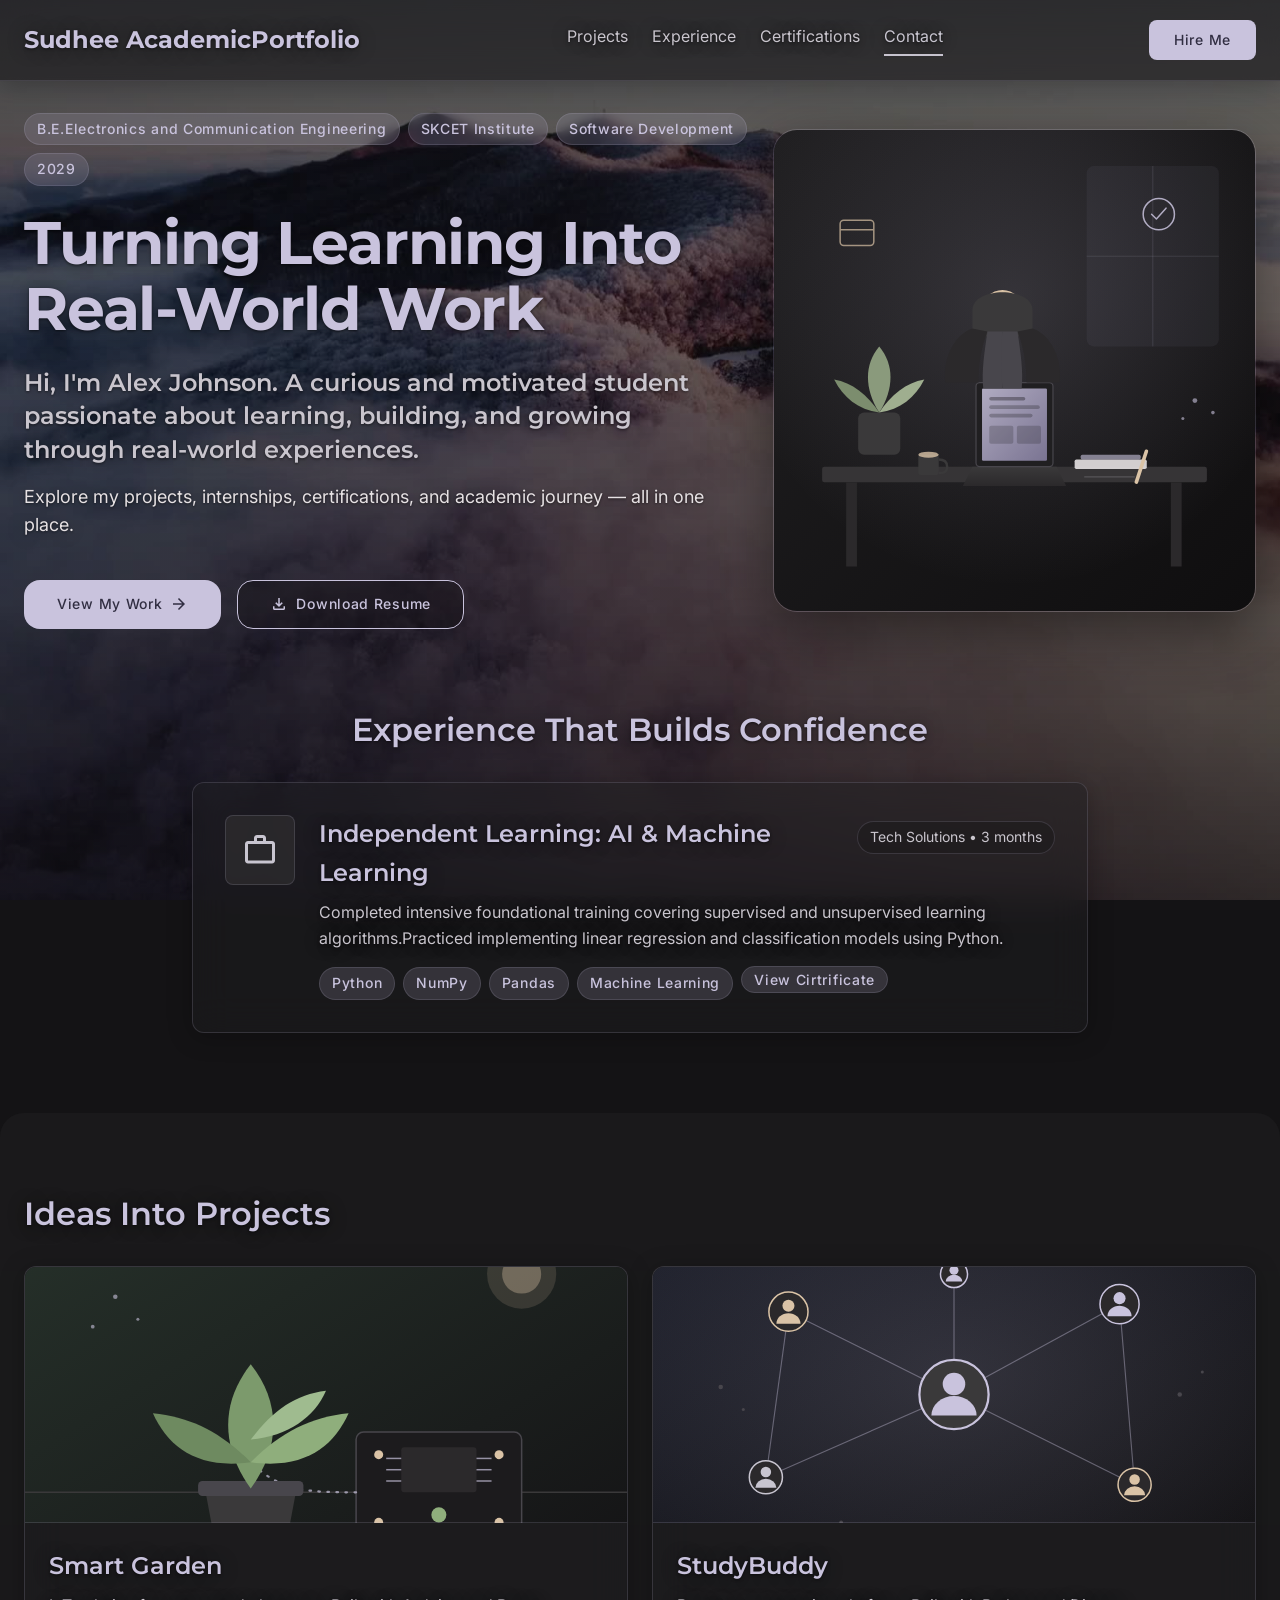
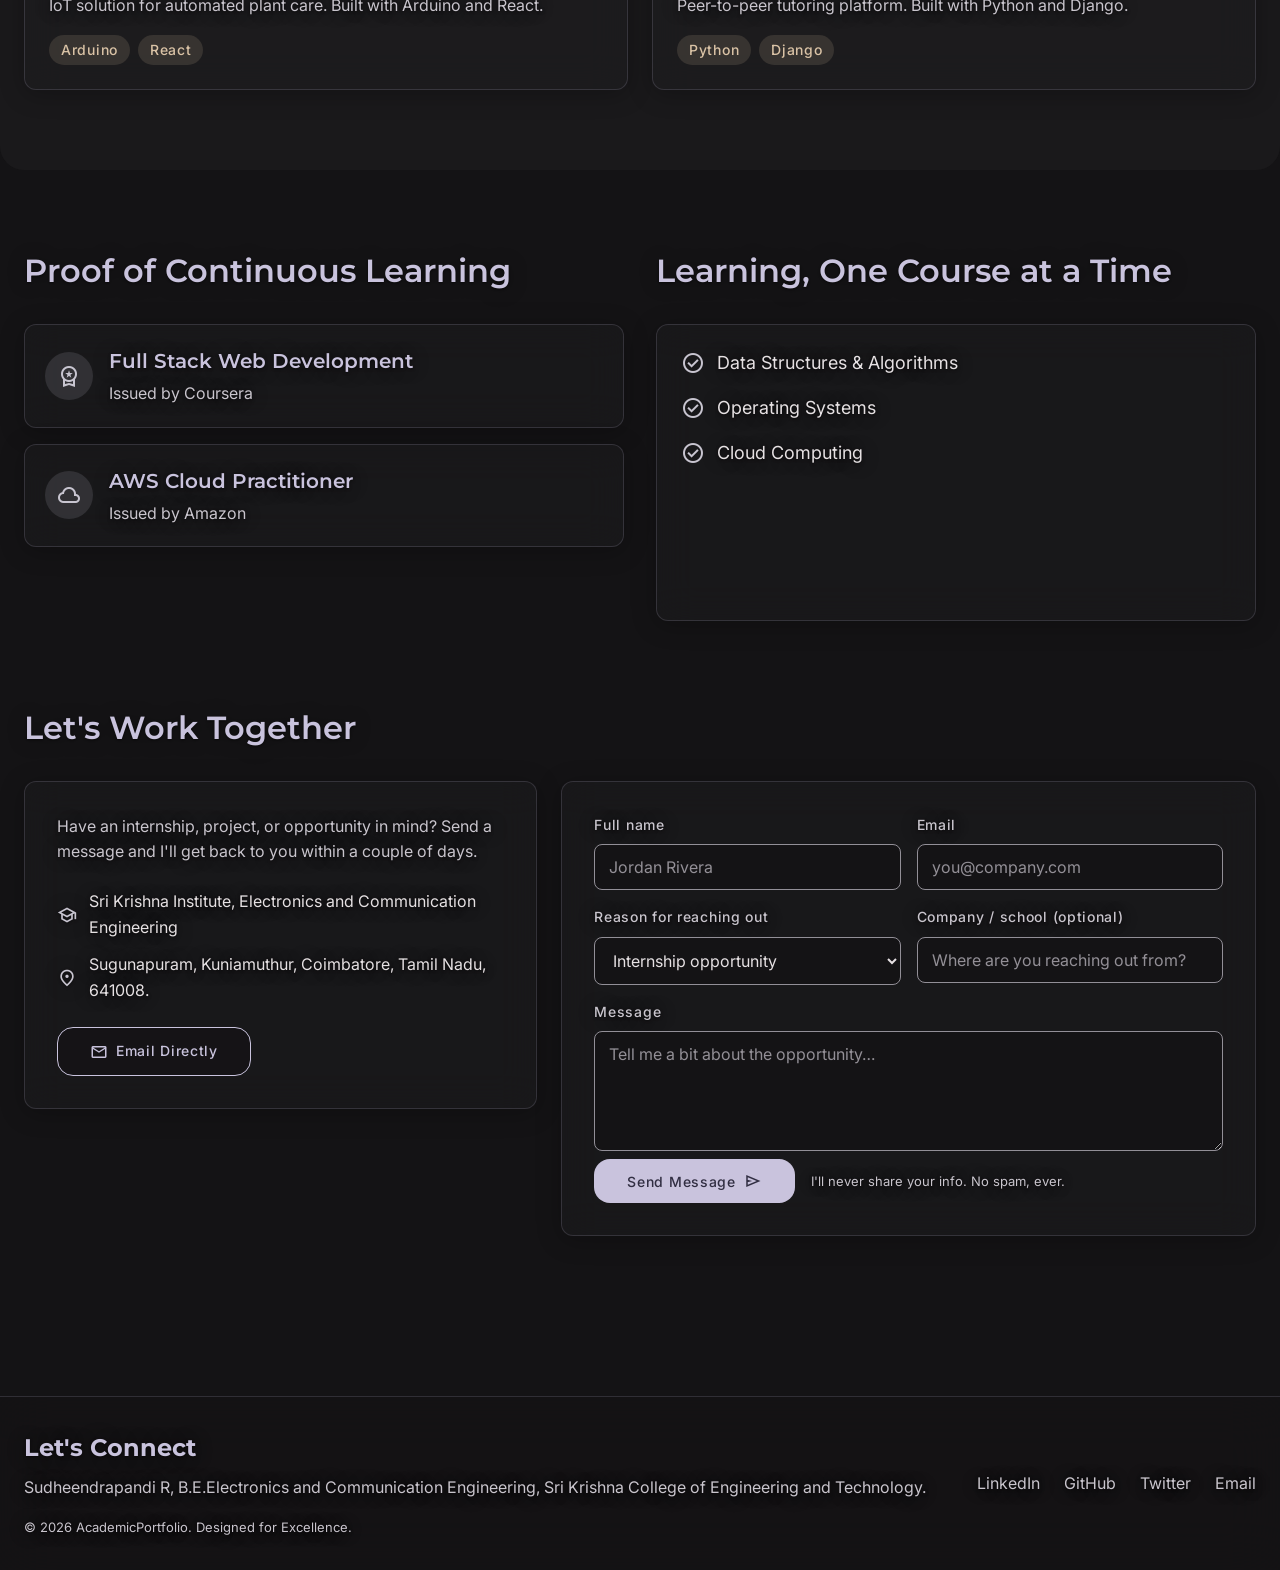
<file: index.html>
<!DOCTYPE html>
<html lang="en">
<head>
<meta charset="utf-8" />
<meta name="viewport" content="width=device-width, initial-scale=1.0" />
<title>Sudheendrapandi—Academic Portfolio</title>
<meta name="description" content="Sudheendrapandi R — B.E.Electronics and Communication Engineering. Projects, internship experience, certifications, and a way to get in touch." />

<link rel="preconnect" href="https://fonts.googleapis.com" />
<link rel="preconnect" href="https://fonts.gstatic.com" crossorigin />
<link href="https://fonts.googleapis.com/css2?family=Inter:wght@400;500&family=Montserrat:wght@600;700&display=swap" rel="stylesheet" />
<link href="https://fonts.googleapis.com/css2?family=Material+Symbols+Outlined:wght,FILL@100..700,0..1&display=swap" rel="stylesheet" />

<link rel="stylesheet" href="style.css" />
</head>
<body>

<!-- ===================== Scroll-driven video background ===================== -->
<canvas id="scroll-cinema-canvas" aria-hidden="true"></canvas>
<div class="cinema-scrim" aria-hidden="true"></div>

<div id="cinema-preloader" role="status" aria-live="polite">
  <div class="preloader-mark">Sudhee AcademicPortfolio</div>
  <div class="preloader-track"><div class="preloader-fill" id="preloader-fill"></div></div>
  <div class="preloader-label" id="preloader-label">Loading scene… 0%</div>
</div>

<!-- ===================== Header / Nav ===================== -->
<header class="site-header">
  <nav class="nav">
    <a class="nav-brand" href="#">Sudhee AcademicPortfolio</a>

    <div class="nav-links">
      <a class="nav-link" data-nav-link href="#projects">Projects</a>
      <a class="nav-link" data-nav-link href="#experience">Experience</a>
      <a class="nav-link" data-nav-link href="#certifications">Certifications</a>
      <a class="nav-link" data-nav-link href="#contact">Contact</a>
    </div>

    <div class="nav-cta">
      <a class="btn btn-primary" href="#contact">Hire Me</a>
    </div>

    <button class="nav-menu-toggle" id="nav-menu-toggle" aria-label="Open menu" aria-expanded="false" aria-controls="nav-mobile-panel">
      <span class="material-symbols-outlined">menu</span>
    </button>
  </nav>

  <div class="nav-mobile-panel" id="nav-mobile-panel">
    <a class="nav-link" data-nav-link href="#projects">Projects</a>
    <a class="nav-link" data-nav-link href="#experience">Experience</a>
    <a class="nav-link" data-nav-link href="#certifications">Certifications</a>
    <a class="nav-link" data-nav-link href="#contact">Contact</a>
    <a class="btn btn-primary" href="#contact">Hire Me</a>
  </div>
</header>

<main>

  <!-- ===================== Hero ===================== -->
  <section class="hero reveal">
    <div class="hero-copy">
      <div class="chip-row">
        <span class="chip">B.E.Electronics and Communication Engineering</span>
        <span class="chip">SKCET Institute</span>
        <span class="chip">Software Development</span>
        <span class="chip">2029</span>
      </div>

      <h1 class="hero-title">Turning Learning Into Real-World Work</h1>

      <h2 class="hero-subtitle">
        Hi, I'm Alex Johnson. A curious and motivated student passionate about learning, building, and growing through real-world experiences.
      </h2>

      <p class="hero-lede">
        Explore my projects, internships, certifications, and academic journey — all in one place.
      </p>

      <div class="hero-actions">
        <a class="btn btn-primary btn-lg" href="#projects">
          View My Work <span class="material-symbols-outlined">arrow_forward</span>
        </a>
        <a class="btn btn-outline" href="sudheendrapandi R - Resume.pdf">
          <span class="material-symbols-outlined">download</span> Download Resume
        </a>
      </div>
    </div>

    <div class="hero-media">
      <img
        src="images/hero-illustration.svg"
        alt="Illustration of Alex Johnson working at a desk with a laptop, notebook, and plant"
        loading="eager"
      />
    </div>
  </section>

   <!-- ===================== Experience ===================== -->
  <section class="section" id="experience">
    <h2 class="section-title is-centered reveal">Experience That Builds Confidence</h2>

    <div class="glass-card experience-card reveal">
      <div class="experience-icon">
        <span class="material-symbols-outlined">work</span>
      </div>

      <div class="experience-body">
        <div class="experience-heading">
          <h3 class="experience-role">Independent Learning: AI & Machine Learning </h3>
          <span class="experience-meta">Tech Solutions • 3 months</span>
        </div>

        <p class="experience-desc">
         Completed intensive foundational training covering supervised and unsupervised learning algorithms.Practiced implementing linear regression and classification models using Python.
        </p>

        <div class="tag-row">
          <span class="tag tag--chip">Python </span>
          <span class="tag tag--chip">NumPy</span>
          <span class="tag tag--chip">Pandas</span>
          <span class="tag tag--chip">Machine Learning</span>
          <a href="Sudheendrapandi_R_AIML.pdf">
          <span class="tag tag--chip">View Cirtrificate</span>
          </a>
        </div>
      </div>
    </div>
  </section>

  <!-- ===================== Projects (bento grid) ===================== -->
  <section class="section section--projects" id="projects">
    <h2 class="section-title reveal">Ideas Into Projects</h2>

    <div class="projects-grid">
      <div class="glass-card project-card reveal">
        <div
          class="project-card-image"
          style="background-image:url('images/project-smart-garden.svg')"
          role="img"
          aria-label="Illustration of a potted plant connected to a microcontroller board"
        ></div>
        <div class="project-card-body">
          <h3 class="project-card-title">Smart Garden</h3>
          <p class="project-card-desc">IoT solution for automated plant care. Built with Arduino and React.</p>
          <div class="project-card-tags">
            <span class="tag tag--tertiary">Arduino</span>
            <span class="tag tag--tertiary">React</span>
          </div>
        </div>
      </div>

      <div class="glass-card project-card reveal">
        <div
          class="project-card-image"
          style="background-image:url('images/project-studybuddy.svg')"
          role="img"
          aria-label="Illustration of connected nodes representing a peer-to-peer tutoring network"
        ></div>
        <div class="project-card-body">
          <h3 class="project-card-title">StudyBuddy</h3>
          <p class="project-card-desc">Peer-to-peer tutoring platform. Built with Python and Django.</p>
          <div class="project-card-tags">
            <span class="tag tag--tertiary">Python</span>
            <span class="tag tag--tertiary">Django</span>
          </div>
        </div>
      </div>
    </div>
  </section>

  <!-- ===================== Certifications & Courses ===================== -->
  <section class="section" id="certifications">
    <div class="cert-courses-grid">
      <div>
        <h2 class="section-title reveal">Proof of Continuous Learning</h2>
        <div class="cert-list">
          <div class="glass-card cert-item reveal">
            <span class="cert-icon"><span class="material-symbols-outlined">workspace_premium</span></span>
            <div>
              <h4 class="cert-name">Full Stack Web Development</h4>
              <p class="cert-issuer">Issued by Coursera</p>
            </div>
          </div>
          <div class="glass-card cert-item reveal">
            <span class="cert-icon"><span class="material-symbols-outlined">cloud</span></span>
            <div>
              <h4 class="cert-name">AWS Cloud Practitioner</h4>
              <p class="cert-issuer">Issued by Amazon</p>
            </div>
          </div>
        </div>
      </div>

      <div>
        <h2 class="section-title reveal">Learning, One Course at a Time</h2>
        <div class="glass-card course-card reveal">
          <ul class="course-list">
            <li class="course-item">
              <span class="material-symbols-outlined">check_circle</span>
              <span>Data Structures &amp; Algorithms</span>
            </li>
            <li class="course-item">
              <span class="material-symbols-outlined">check_circle</span>
              <span>Operating Systems</span>
            </li>
            <li class="course-item">
              <span class="material-symbols-outlined">check_circle</span>
              <span>Cloud Computing</span>
            </li>
          </ul>
        </div>
      </div>
    </div>
  </section>

  <!-- ===================== Contact (the form section) ===================== -->
  <section class="section section--contact" id="contact">
    <h2 class="section-title reveal">Let's Work Together</h2>

    <div class="contact-layout">
      <div class="glass-card contact-intro-card reveal">
        <p>
          Have an internship, project, or opportunity in mind? Send a message and I'll get back to you within a couple of days.
        </p>
        <div class="contact-fact-list">
          <div class="contact-fact"><span class="material-symbols-outlined">school</span> Sri Krishna Institute, Electronics and Communication Engineering</div>
          <div class="contact-fact"><span class="material-symbols-outlined">location_on</span> Sugunapuram, Kuniamuthur, Coimbatore, Tamil Nadu, 641008.</div>
        </div>
        <div class="hero-actions" style="margin-top: 8px;">
          <a class="btn btn-outline" href="mailto:sudheendrapandi93@gmail.com">
            <span class="material-symbols-outlined">mail</span> Email Directly
          </a>
        </div>
      </div>

      <form class="glass-card contact-form-card" id="contact-form" novalidate>
        <div class="form-grid">
          <div class="form-field">
            <label for="field-name">Full name</label>
            <input type="text" id="field-name" name="name" placeholder="Jordan Rivera" required />
          </div>
          <div class="form-field">
            <label for="field-email">Email</label>
            <input type="email" id="field-email" name="email" placeholder="you@company.com" required />
          </div>
          <div class="form-field">
            <label for="field-reason">Reason for reaching out</label>
            <select id="field-reason" name="reason">
              <option value="internship">Internship opportunity</option>
              <option value="fulltime">Full-time role</option>
              <option value="collab">Project collaboration</option>
              <option value="other">Something else</option>
            </select>
          </div>
          <div class="form-field">
            <label for="field-company">Company / school (optional)</label>
            <input type="text" id="field-company" name="company" placeholder="Where are you reaching out from?" />
          </div>
          <div class="form-field is-full">
            <label for="field-message">Message</label>
            <textarea id="field-message" name="message" placeholder="Tell me a bit about the opportunity…" required></textarea>
          </div>
        </div>

        <div class="form-submit-row">
          <button class="btn btn-primary btn-lg" type="submit">
            Send Message <span class="material-symbols-outlined">send</span>
          </button>
          <span class="form-note">I'll never share your info. No spam, ever.</span>
        </div>

        <div class="form-success" id="form-success" role="status">
          <span class="material-symbols-outlined">check_circle</span>
          Thanks — your message is in. I'll be in touch soon.
        </div>
      </form>
    </div>
  </section>

</main>

<!-- ===================== Footer ===================== -->
<footer class="site-footer">
  <div class="footer-inner">
    <div class="footer-brand">
      <h3>Let's Connect</h3>
      <p>Sudheendrapandi R, B.E.Electronics and Communication Engineering, Sri Krishna College of Engineering and Technology.</p>
      <p class="fine-print">© 2026 AcademicPortfolio. Designed for Excellence.</p>
    </div>
    <div class="footer-links">
      <a href="https://www.linkedin.com/in/sudheendrapandi-r/">LinkedIn</a>
      <a href="https://github.com/sudheendrapandi?tab=repositories">GitHub</a>
      <a href="#">Twitter</a>
      <a href="#Top">Email</a>
    </div>
  </div>
</footer>

<script src="scroll-cinema.js"></script>
<script src="script.js"></script>
</body>
</html>
</file>
<file: style.css>
/* =========================================================================
   Academic Portfolio — Design System
   Recreated 1:1 from the Stitch/Figma export (DESIGN.md tokens), then every
   solid section/card background is converted to a translucent glass panel
   so the scroll-driven video sits visibly behind the whole page.
   ========================================================================= */

:root {
  /* ---- Color tokens (Academic Innovation / Dark) ---- */
  --surface: #141315;
  --surface-dim: #141315;
  --surface-bright: #3a393a;
  --surface-container-lowest: #0f0e0f;
  --surface-container-low: #1c1b1d;
  --surface-container: #201f21;
  --surface-container-high: #2b292b;
  --surface-container-highest: #363436;

  --on-surface: #e6e1e3;
  --on-surface-variant: #c9c5cd;
  --inverse-surface: #e6e1e3;
  --inverse-on-surface: #323032;

  --outline: #928f97;
  --outline-variant: #48464c;

  --primary: #c9c3dd;
  --on-primary: #312e42;
  --primary-container: #0c0a1c;
  --on-primary-container: #7c788f;

  --secondary: #c8c5d0;
  --on-secondary: #302f38;
  --secondary-container: #494851;
  --on-secondary-container: #bab7c2;

  --tertiary: #dac3a6;
  --on-tertiary: #3c2e19;
  --tertiary-container: #140a00;
  --on-tertiary-container: #8a775e;

  --error: #ffb4ab;
  --on-error: #690005;

  --background: #141315;
  --on-background: #e6e1e3;
  --surface-variant: #363436;

  /* ---- Type scale ---- */
  --font-display: "Montserrat", sans-serif;
  --font-body: "Inter", sans-serif;

  --display-xl-size: 60px;
  --display-xl-size-mobile: 40px;
  --headline-lg-size: 32px;
  --headline-md-size: 24px;
  --body-lg-size: 18px;
  --body-md-size: 16px;
  --label-sm-size: 14px;

  /* ---- Shape ---- */
  --radius-sm: 0.25rem;
  --radius: 0.5rem;
  --radius-md: 0.75rem;
  --radius-lg: 1rem;
  --radius-xl: 1.5rem;
  --radius-full: 9999px;

  /* ---- Spacing ---- */
  --unit: 8px;
  --gutter: 24px;
  --margin-mobile: 16px;
  --stack-sm: 8px;
  --stack-md: 16px;
  --stack-lg: 32px;
  --section-gap: 80px;
  --container-max: 1280px;

  /* ---- Glass panel system ----
     Original design was a solid dark-mode surface stack. Every one of those
     surface levels becomes a translucent, blurred glass tint here so the
     scroll-video canvas underneath stays visible through every section. */
  --glass-nav-bg: rgba(20, 19, 21, 0.55);
  --glass-card-bg: rgba(32, 31, 33, 0.46);
  --glass-card-bg-strong: rgba(20, 19, 21, 0.6);
  --glass-card-border: rgba(201, 195, 221, 0.16);
  --glass-chip-bg: rgba(201, 195, 221, 0.16);
  --glass-blur: blur(18px);
  --glass-blur-strong: blur(26px);
  --text-shadow-soft: 0 1px 3px rgba(0, 0, 0, 0.55), 0 1px 18px rgba(0, 0, 0, 0.35);
}

* {
  box-sizing: border-box;
}

html {
  scroll-behavior: smooth;
}

body {
  margin: 0;
  background: var(--background);
  color: var(--on-surface);
  font-family: var(--font-body);
  font-size: var(--body-md-size);
  line-height: 1.6;
  -webkit-font-smoothing: antialiased;
  overflow-x: hidden;
}

img {
  max-width: 100%;
  display: block;
}

a {
  text-decoration: none;
  color: inherit;
}

ul {
  margin: 0;
  padding: 0;
  list-style: none;
}

button {
  font-family: inherit;
  cursor: pointer;
}

.material-symbols-outlined {
  font-variation-settings: "FILL" 0, "wght" 400, "GRAD" 0, "opsz" 24;
  vertical-align: middle;
  line-height: 1;
}

::selection {
  background: var(--secondary);
  color: var(--on-secondary);
}

.container {
  max-width: var(--container-max);
  margin: 0 auto;
  padding-inline: var(--margin-mobile);
}

@media (min-width: 768px) {
  .container {
    padding-inline: var(--gutter);
  }
}

.visually-hidden {
  position: absolute;
  width: 1px;
  height: 1px;
  overflow: hidden;
  clip: rect(0 0 0 0);
  white-space: nowrap;
}

/* =========================================================================
   Scroll-video background canvas
   ========================================================================= */

#scroll-cinema-canvas {
  position: fixed;
  inset: 0;
  width: 100vw;
  height: 100vh;
  z-index: -1;
  background: var(--surface-container-lowest);
}

/* Dark scrim so glass panels always keep enough contrast, whatever frame is showing */
.cinema-scrim {
  position: fixed;
  inset: 0;
  z-index: -1;
  background: linear-gradient(
    180deg,
    rgba(10, 9, 11, 0.55) 0%,
    rgba(10, 9, 11, 0.35) 30%,
    rgba(10, 9, 11, 0.5) 70%,
    rgba(10, 9, 11, 0.72) 100%
  );
  pointer-events: none;
}

/* Preloader shown while video frames are fetched */
#cinema-preloader {
  position: fixed;
  inset: 0;
  z-index: 999;
  display: flex;
  flex-direction: column;
  align-items: center;
  justify-content: center;
  gap: var(--stack-md);
  background: var(--surface);
  transition: opacity 0.6s ease, visibility 0.6s ease;
}

#cinema-preloader.is-hidden {
  opacity: 0;
  visibility: hidden;
  pointer-events: none;
}

.preloader-mark {
  font-family: var(--font-display);
  font-weight: 700;
  font-size: 22px;
  color: var(--primary);
  letter-spacing: -0.01em;
}

.preloader-track {
  width: 220px;
  height: 3px;
  border-radius: var(--radius-full);
  background: var(--surface-container-high);
  overflow: hidden;
}

.preloader-fill {
  height: 100%;
  width: 0%;
  background: var(--primary);
  transition: width 0.15s ease-out;
}

.preloader-label {
  font-size: var(--label-sm-size);
  letter-spacing: 0.05em;
  color: var(--on-surface-variant);
  text-transform: uppercase;
}

/* =========================================================================
   Header / Nav — glass, sticky
   ========================================================================= */

.site-header {
  position: sticky;
  top: 0;
  z-index: 50;
  background: var(--glass-nav-bg);
  backdrop-filter: var(--glass-blur);
  -webkit-backdrop-filter: var(--glass-blur);
  border-bottom: 1px solid var(--glass-card-border);
  box-shadow: 0 4px 24px rgba(0, 0, 0, 0.25);
  transition: background 0.2s ease;
}

.nav {
  display: flex;
  justify-content: space-between;
  align-items: center;
  width: 100%;
  height: 80px;
  max-width: var(--container-max);
  margin: 0 auto;
  padding-inline: var(--margin-mobile);
}

@media (min-width: 768px) {
  .nav {
    padding-inline: var(--gutter);
  }
}

.nav-brand {
  font-family: var(--font-display);
  font-size: var(--headline-md-size);
  font-weight: 700;
  color: var(--primary);
  text-shadow: var(--text-shadow-soft);
  transition: opacity 0.2s ease;
}

.nav-brand:hover {
  opacity: 0.8;
}

.nav-links {
  display: none;
  align-items: center;
  gap: 24px;
}

@media (min-width: 768px) {
  .nav-links {
    display: flex;
  }
}

.nav-link {
  font-size: var(--body-md-size);
  color: var(--on-surface-variant);
  text-shadow: var(--text-shadow-soft);
  padding-bottom: 4px;
  border-bottom: 2px solid transparent;
  transition: color 0.2s ease, border-color 0.2s ease, opacity 0.2s ease;
}

.nav-link:hover {
  color: var(--primary);
  opacity: 0.85;
}

.nav-link.is-active {
  color: var(--secondary);
  border-bottom-color: var(--secondary);
}

.nav-cta {
  display: none;
}

@media (min-width: 768px) {
  .nav-cta {
    display: flex;
    align-items: center;
  }
}

.nav-menu-toggle {
  display: inline-flex;
  background: none;
  border: none;
  color: var(--primary);
  padding: 4px;
}

@media (min-width: 768px) {
  .nav-menu-toggle {
    display: none;
  }
}

.nav-mobile-panel {
  display: none;
  flex-direction: column;
  gap: 4px;
  padding: var(--stack-md) var(--margin-mobile) var(--stack-lg);
  background: var(--glass-nav-bg);
  backdrop-filter: var(--glass-blur);
  -webkit-backdrop-filter: var(--glass-blur);
  border-bottom: 1px solid var(--glass-card-border);
}

.nav-mobile-panel.is-open {
  display: flex;
}

.nav-mobile-panel .nav-link {
  padding: 12px 4px;
  border-bottom: 1px solid var(--glass-card-border);
}

.nav-mobile-panel .btn {
  margin-top: var(--stack-sm);
  align-self: flex-start;
}

@media (min-width: 768px) {
  .nav-mobile-panel {
    display: none !important;
  }
}

/* =========================================================================
   Buttons
   ========================================================================= */

.btn {
  display: inline-flex;
  align-items: center;
  gap: 8px;
  font-family: var(--font-body);
  font-size: var(--label-sm-size);
  font-weight: 500;
  letter-spacing: 0.05em;
  border-radius: var(--radius);
  border: 1px solid transparent;
  transition: opacity 0.2s ease, background-color 0.2s ease, transform 0.15s ease;
  white-space: nowrap;
}

.btn-primary {
  background: var(--primary);
  color: var(--on-primary);
  padding: 8px 24px;
}

.btn-primary:hover {
  opacity: 0.9;
}

.btn-lg {
  padding: 12px 32px;
  border-radius: var(--radius-lg);
}

.btn-outline {
  background: rgba(15, 14, 15, 0.35);
  border: 1px solid var(--primary);
  color: var(--primary);
  padding: 12px 32px;
  border-radius: var(--radius-lg);
}

.btn-outline:hover {
  background: var(--surface-container);
}

.btn:active {
  transform: translateY(1px);
}

.btn .material-symbols-outlined {
  font-size: 18px;
}

/* =========================================================================
   Section rhythm
   ========================================================================= */

main {
  max-width: var(--container-max);
  margin: 0 auto;
  padding-inline: var(--margin-mobile);
  padding-top: var(--stack-lg);
  padding-bottom: var(--section-gap);
}

@media (min-width: 768px) {
  main {
    padding-inline: var(--gutter);
  }
}

.section {
  padding-block: var(--section-gap);
}

.section-title {
  font-family: var(--font-display);
  font-size: var(--headline-lg-size);
  font-weight: 600;
  line-height: 1.3;
  color: var(--primary);
  text-shadow: var(--text-shadow-soft);
  margin: 0 0 var(--stack-lg);
}

.section-title.is-centered {
  text-align: center;
}

/* =========================================================================
   Hero
   ========================================================================= */

.hero {
  position: relative;
  display: flex;
  flex-direction: column;
  align-items: center;
  gap: var(--gutter);
}

@media (min-width: 768px) {
  .hero {
    flex-direction: row;
  }
}

.hero-copy {
  display: flex;
  flex-direction: column;
  gap: var(--stack-md);
  z-index: 1;
}

@media (min-width: 768px) {
  .hero-copy {
    width: 60%;
  }
}

.chip-row {
  display: flex;
  flex-wrap: wrap;
  gap: 8px;
  margin-bottom: 8px;
}

.chip {
  background: var(--glass-chip-bg);
  color: var(--primary);
  border: 1px solid var(--glass-card-border);
  padding: 4px 12px;
  border-radius: var(--radius-full);
  font-size: var(--label-sm-size);
  letter-spacing: 0.05em;
  font-weight: 500;
  backdrop-filter: blur(6px);
}

.hero-title {
  font-family: var(--font-display);
  font-weight: 700;
  font-size: var(--display-xl-size-mobile);
  line-height: 1.2;
  letter-spacing: -0.02em;
  color: var(--primary);
  text-shadow: var(--text-shadow-soft);
  margin: 0 0 var(--stack-sm);
}

@media (min-width: 768px) {
  .hero-title {
    font-size: var(--display-xl-size);
    line-height: 1.1;
  }
}

.hero-subtitle {
  font-family: var(--font-display);
  font-size: var(--headline-md-size);
  font-weight: 600;
  line-height: 1.4;
  color: var(--on-surface-variant);
  text-shadow: var(--text-shadow-soft);
  max-width: 42rem;
  margin: 0;
}

.hero-lede {
  font-size: var(--body-lg-size);
  line-height: 1.6;
  color: var(--on-surface);
  text-shadow: var(--text-shadow-soft);
  max-width: 48rem;
  margin: 0 0 var(--stack-md);
}

.hero-actions {
  display: flex;
  flex-wrap: wrap;
  gap: var(--stack-md);
  margin-top: var(--stack-sm);
}

.hero-media {
  position: relative;
  margin-top: var(--stack-lg);
  z-index: 1;
}

@media (min-width: 768px) {
  .hero-media {
    width: 40%;
    margin-top: 0;
  }
}

.hero-media img {
  width: 100%;
  height: auto;
  aspect-ratio: 1 / 1;
  object-fit: cover;
  border-radius: var(--radius-xl);
  box-shadow: 0 20px 60px rgba(0, 0, 0, 0.45);
  border: 1px solid var(--glass-card-border);
}

/* =========================================================================
   Glass card (replaces .bento-card)
   ========================================================================= */

.glass-card {
  background: var(--glass-card-bg);
  backdrop-filter: var(--glass-blur);
  -webkit-backdrop-filter: var(--glass-blur);
  border: 1px solid var(--glass-card-border);
  border-radius: var(--radius-md);
  box-shadow: 0 4px 24px rgba(0, 0, 0, 0.25);
  transition: transform 0.3s ease, box-shadow 0.3s ease, border-color 0.3s ease;
}

.glass-card:hover {
  transform: translateY(-2px);
  box-shadow: 0 12px 36px rgba(0, 0, 0, 0.32);
  border-color: rgba(201, 195, 221, 0.3);
}

/* =========================================================================
   Experience section
   ========================================================================= */

.experience-card {
  max-width: 56rem;
  margin: 0 auto;
  padding: 24px;
  display: flex;
  flex-direction: column;
  gap: var(--gutter);
  align-items: flex-start;
}

@media (min-width: 768px) {
  .experience-card {
    flex-direction: row;
    padding: 32px;
  }
}

.experience-icon {
  flex-shrink: 0;
  background: rgba(54, 52, 54, 0.55);
  border: 1px solid var(--glass-card-border);
  border-radius: var(--radius);
  padding: 16px;
}

.experience-icon .material-symbols-outlined {
  font-size: 36px;
  color: var(--secondary);
}

.experience-body {
  flex-grow: 1;
}

.experience-heading {
  display: flex;
  flex-direction: column;
  gap: 8px;
  margin-bottom: 8px;
}

@media (min-width: 768px) {
  .experience-heading {
    flex-direction: row;
    justify-content: space-between;
    align-items: baseline;
  }
}

.experience-role {
  font-family: var(--font-display);
  font-size: var(--headline-md-size);
  font-weight: 600;
  color: var(--primary);
  text-shadow: var(--text-shadow-soft);
  margin: 0;
}

.experience-meta {
  font-size: var(--label-sm-size);
  color: var(--on-surface-variant);
  background: rgba(28, 27, 29, 0.55);
  padding: 4px 12px;
  border-radius: var(--radius-full);
  border: 1px solid var(--glass-card-border);
  white-space: nowrap;
}

.experience-desc {
  color: var(--on-surface-variant);
  text-shadow: var(--text-shadow-soft);
  margin: 8px 0 var(--stack-md);
}

.tag-row {
  display: flex;
  flex-wrap: wrap;
  gap: 8px;
}

.tag {
  padding: 4px 12px;
  border-radius: var(--radius-full);
  font-size: var(--label-sm-size);
  letter-spacing: 0.05em;
  font-weight: 500;
}

.tag--chip {
  background: var(--glass-chip-bg);
  color: var(--primary);
  border: 1px solid var(--glass-card-border);
}

.tag--tertiary {
  background: rgba(218, 195, 166, 0.14);
  color: var(--tertiary);
}

/* =========================================================================
   Projects bento grid
   ========================================================================= */

.section--projects {
  background: rgba(58, 57, 58, 0.18);
  border-radius: var(--radius-xl);
  margin-inline: calc(var(--margin-mobile) * -1);
  padding-inline: var(--margin-mobile);
}

@media (min-width: 768px) {
  .section--projects {
    margin-inline: calc(var(--gutter) * -1);
    padding-inline: var(--gutter);
  }
}

.projects-grid {
  display: grid;
  grid-template-columns: 1fr;
  gap: var(--gutter);
}

@media (min-width: 768px) {
  .projects-grid {
    grid-template-columns: 1fr 1fr;
  }
}

.project-card {
  display: flex;
  flex-direction: column;
  overflow: hidden;
}

.project-card-image {
  width: 100%;
  height: 12rem;
  background-size: cover;
  background-position: center;
  border-bottom: 1px solid var(--glass-card-border);
}

@media (min-width: 768px) {
  .project-card-image {
    height: 16rem;
  }
}

.project-card-body {
  padding: 24px;
  display: flex;
  flex-direction: column;
  flex-grow: 1;
}

.project-card-title {
  font-family: var(--font-display);
  font-size: var(--headline-md-size);
  font-weight: 600;
  color: var(--primary);
  text-shadow: var(--text-shadow-soft);
  margin: 0 0 8px;
}

.project-card-desc {
  color: var(--on-surface-variant);
  text-shadow: var(--text-shadow-soft);
  margin: 0 0 var(--stack-md);
  flex-grow: 1;
}

.project-card-tags {
  display: flex;
  flex-wrap: wrap;
  gap: 8px;
  margin-top: auto;
}

/* =========================================================================
   Certifications & courses
   ========================================================================= */

.cert-courses-grid {
  display: grid;
  grid-template-columns: 1fr;
  gap: var(--stack-lg);
}

@media (min-width: 1024px) {
  .cert-courses-grid {
    grid-template-columns: 1fr 1fr;
  }
}

.cert-list {
  display: flex;
  flex-direction: column;
  gap: 16px;
}

.cert-item {
  padding: 20px;
  display: flex;
  align-items: center;
  gap: 16px;
}

.cert-icon {
  background: rgba(200, 197, 208, 0.14);
  color: var(--secondary);
  padding: 12px;
  border-radius: var(--radius-full);
  display: inline-flex;
}

.cert-name {
  font-family: var(--font-display);
  font-size: 20px;
  font-weight: 600;
  color: var(--primary);
  text-shadow: var(--text-shadow-soft);
  margin: 0;
}

.cert-issuer {
  color: var(--on-surface-variant);
  text-shadow: var(--text-shadow-soft);
  margin: 4px 0 0;
}

.course-card {
  padding: 24px;
  height: 100%;
}

.course-list {
  display: flex;
  flex-direction: column;
  gap: 16px;
}

.course-item {
  display: flex;
  align-items: center;
  gap: 12px;
}

.course-item .material-symbols-outlined {
  color: var(--secondary);
}

.course-item span:last-child {
  font-size: var(--body-lg-size);
  color: var(--on-surface);
  text-shadow: var(--text-shadow-soft);
}

/* =========================================================================
   Contact / booking-style form section (new — the "form" part of the page)
   ========================================================================= */

.section--contact {
  scroll-margin-top: 96px;
}

.contact-layout {
  display: grid;
  grid-template-columns: 1fr;
  gap: var(--gutter);
  align-items: start;
}

@media (min-width: 1024px) {
  .contact-layout {
    grid-template-columns: 0.85fr 1.15fr;
  }
}

.contact-intro-card {
  padding: 32px;
  display: flex;
  flex-direction: column;
  gap: var(--stack-md);
}

.contact-intro-card p {
  color: var(--on-surface-variant);
  text-shadow: var(--text-shadow-soft);
  margin: 0;
}

.contact-fact-list {
  display: flex;
  flex-direction: column;
  gap: 12px;
  margin-top: 8px;
}

.contact-fact {
  display: flex;
  align-items: center;
  gap: 12px;
  font-size: var(--body-md-size);
  color: var(--on-surface);
  text-shadow: var(--text-shadow-soft);
}

.contact-fact .material-symbols-outlined {
  color: var(--secondary);
  font-size: 20px;
}

.contact-form-card {
  padding: 32px;
}

.form-grid {
  display: grid;
  grid-template-columns: 1fr;
  gap: var(--stack-md);
}

@media (min-width: 640px) {
  .form-grid {
    grid-template-columns: 1fr 1fr;
  }
  .form-field.is-full {
    grid-column: 1 / -1;
  }
}

.form-field {
  display: flex;
  flex-direction: column;
  gap: 8px;
}

.form-field label {
  font-size: var(--label-sm-size);
  letter-spacing: 0.05em;
  font-weight: 500;
  color: var(--on-surface-variant);
  text-shadow: var(--text-shadow-soft);
}

.form-field input,
.form-field select,
.form-field textarea {
  font-family: var(--font-body);
  font-size: var(--body-md-size);
  color: var(--on-surface);
  background: rgba(15, 14, 15, 0.4);
  border: 1px solid var(--outline);
  border-radius: var(--radius);
  padding: 12px 14px;
  transition: border-color 0.2s ease, box-shadow 0.2s ease, background 0.2s ease;
}

.form-field input::placeholder,
.form-field textarea::placeholder {
  color: var(--on-surface-variant);
  opacity: 0.7;
}

.form-field input:focus,
.form-field select:focus,
.form-field textarea:focus {
  outline: none;
  border-color: var(--primary);
  box-shadow: 0 0 0 4px rgba(201, 195, 221, 0.18);
  background: rgba(15, 14, 15, 0.6);
}

.form-field textarea {
  resize: vertical;
  min-height: 120px;
}

.form-submit-row {
  display: flex;
  align-items: center;
  gap: var(--stack-md);
  margin-top: var(--stack-sm);
  flex-wrap: wrap;
}

.form-note {
  font-size: 13px;
  color: var(--on-surface-variant);
  text-shadow: var(--text-shadow-soft);
}

.form-success {
  display: none;
  align-items: center;
  gap: 10px;
  margin-top: var(--stack-md);
  padding: 14px 16px;
  border-radius: var(--radius);
  background: rgba(201, 195, 221, 0.14);
  border: 1px solid var(--glass-card-border);
  color: var(--primary);
  font-size: var(--body-md-size);
}

.form-success.is-visible {
  display: flex;
}

.form-success .material-symbols-outlined {
  color: var(--secondary);
}

/* =========================================================================
   Footer
   ========================================================================= */

.site-footer {
  background: var(--glass-card-bg-strong);
  backdrop-filter: var(--glass-blur-strong);
  -webkit-backdrop-filter: var(--glass-blur-strong);
  border-top: 1px solid var(--glass-card-border);
  padding-block: var(--stack-lg);
}

.footer-inner {
  display: flex;
  flex-direction: column;
  align-items: center;
  text-align: center;
  gap: var(--stack-md);
  width: 100%;
  max-width: var(--container-max);
  margin: 0 auto;
  padding-inline: var(--margin-mobile);
}

@media (min-width: 768px) {
  .footer-inner {
    flex-direction: row;
    justify-content: space-between;
    align-items: center;
    text-align: left;
    padding-inline: var(--gutter);
  }
}

.footer-brand {
  display: flex;
  flex-direction: column;
  align-items: center;
  gap: 8px;
}

@media (min-width: 768px) {
  .footer-brand {
    align-items: flex-start;
  }
}

.footer-brand h3 {
  font-family: var(--font-display);
  font-size: var(--headline-md-size);
  font-weight: 700;
  color: var(--primary);
  text-shadow: var(--text-shadow-soft);
  margin: 0;
}

.footer-brand p {
  color: var(--on-surface-variant);
  text-shadow: var(--text-shadow-soft);
  margin: 0;
}

.footer-brand .fine-print {
  margin-top: 8px;
  font-size: 13px;
}

.footer-links {
  display: flex;
  gap: 24px;
  flex-wrap: wrap;
  justify-content: center;
}

.footer-links a {
  color: var(--on-surface-variant);
  text-shadow: var(--text-shadow-soft);
  transition: color 0.2s ease;
}

.footer-links a:hover {
  color: var(--secondary);
}

/* =========================================================================
   Scroll reveal
   ========================================================================= */

.reveal {
  opacity: 0;
  transform: translateY(24px);
  transition: opacity 0.7s ease, transform 0.7s ease;
}

.reveal.is-visible {
  opacity: 1;
  transform: translateY(0);
}

@media (prefers-reduced-motion: reduce) {
  html {
    scroll-behavior: auto;
  }
  .reveal {
    opacity: 1;
    transform: none;
    transition: none;
  }
  .glass-card {
    transition: none;
  }
}
</file>
